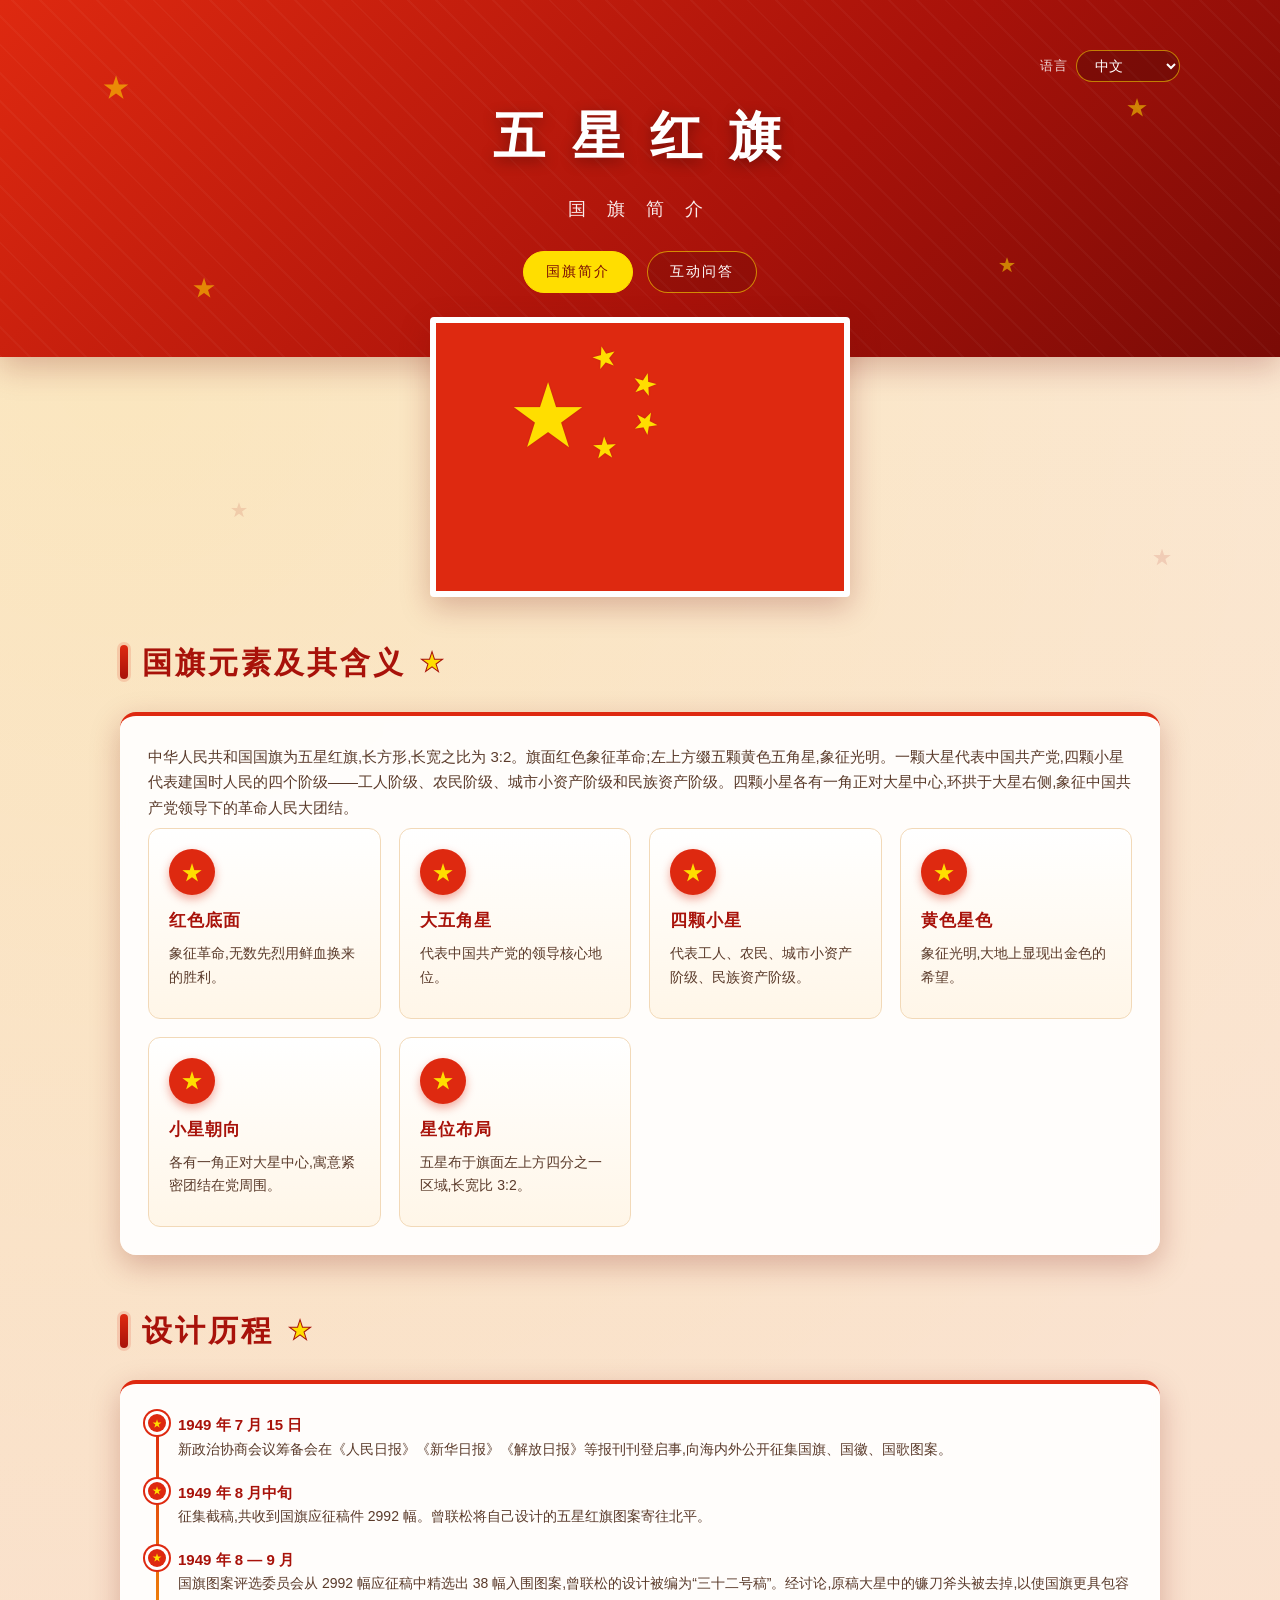
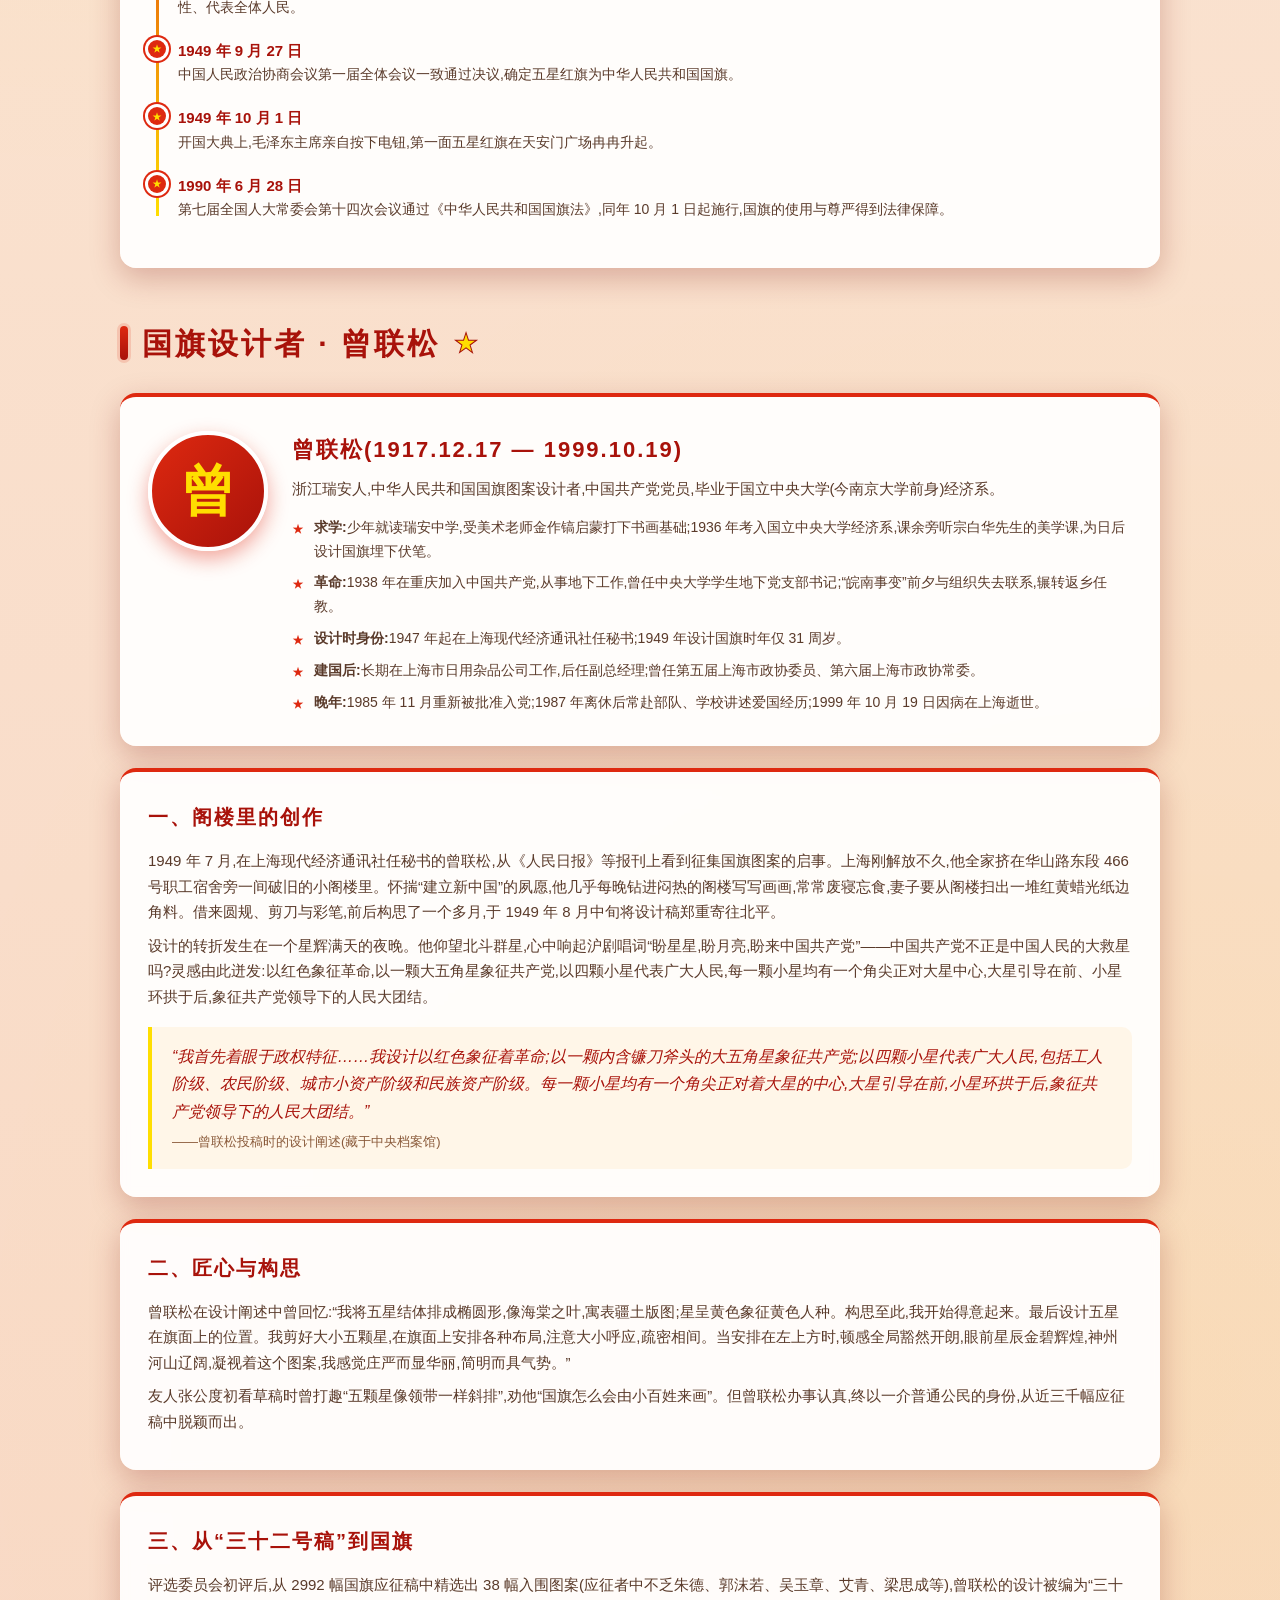
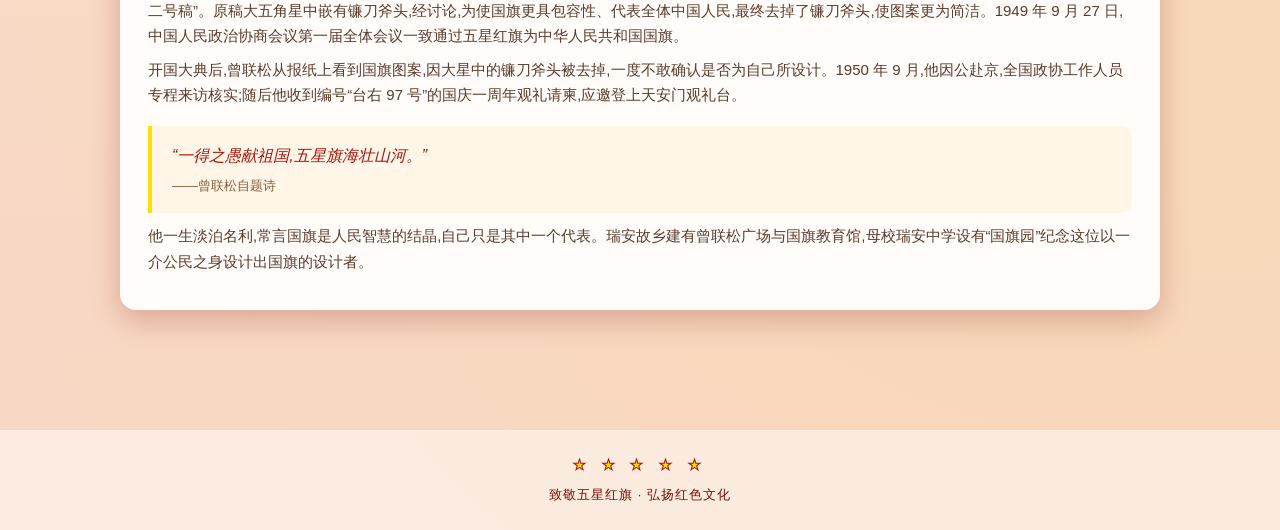
<file: index.html>
<!DOCTYPE html>
<html lang="zh-CN">
<head>
<meta charset="UTF-8">
<meta name="viewport" content="width=device-width, initial-scale=1.0">
<title>五星红旗 · 国旗简介</title>
<link rel="stylesheet" href="common.css">
</head>
<body data-page="index">

<div class="bg-stars" aria-hidden="true">
  <span style="left:5%;top:15%">★</span>
  <span style="left:18%;top:55%;font-size:18px">★</span>
  <span style="left:80%;top:20%;font-size:30px">★</span>
  <span style="left:90%;top:60%;font-size:20px">★</span>
  <span style="left:50%;top:85%;font-size:16px">★</span>
  <span style="left:35%;top:30%;font-size:22px">★</span>
</div>

<header class="site-header">
  <div class="lang-bar">
    <label for="langSelect" data-i18n="lang_label">语言</label>
    <select id="langSelect" class="lang-select" aria-label="Language / 语言">
      <option value="zh">中文</option>
      <option value="en">English</option>
      <option value="fr">Français</option>
      <option value="ru">Русский</option>
      <option value="es">Español</option>
      <option value="ar">العربية</option>
    </select>
  </div>
  <span class="deco-star" style="left:8%;top:18%;font-size:28px">★</span>
  <span class="deco-star" style="left:88%;top:25%;font-size:22px;animation-delay:1s">★</span>
  <span class="deco-star" style="left:78%;top:70%;font-size:18px;animation-delay:2s">★</span>
  <span class="deco-star" style="left:15%;top:75%;font-size:24px;animation-delay:1.5s">★</span>
  <h1 data-i18n="header_title">五 星 红 旗</h1>
  <p class="sub" data-i18n="header_sub_index">国 旗 简 介</p>
  <nav class="nav">
    <a href="index.html" class="active" data-i18n="nav_index">国旗简介</a>
    <a href="quiz.html" data-i18n="nav_quiz">互动问答</a>
  </nav>
</header>

<div class="flag-wrap">
  <div class="flag" aria-label="五星红旗">
    <div class="big-star">★</div>
    <div class="sm-star s1">★</div>
    <div class="sm-star s2">★</div>
    <div class="sm-star s3">★</div>
    <div class="sm-star s4">★</div>
  </div>
</div>

<main>

  <!-- 元素含义 -->
  <section id="elements">
    <div class="section-title">
      <span class="bar"></span>
      <h2 data-i18n="sec_elements">国旗元素及其含义</h2>
      <span class="star">★</span>
    </div>
    <div class="card">
      <p data-i18n="elements_intro">
        中华人民共和国国旗为五星红旗,长方形,长宽之比为 3:2。旗面红色象征革命;
        左上方缀五颗黄色五角星,象征光明。一颗大星代表中国共产党,四颗小星代表建国时
        人民的四个阶级——工人阶级、农民阶级、城市小资产阶级和民族资产阶级。
        四颗小星各有一角正对大星中心,环拱于大星右侧,象征中国共产党领导下的革命人民大团结。
      </p>
      <div class="grid">
        <div class="item">
          <div class="icon">★</div>
          <h3 data-i18n="e1t">红色底面</h3>
          <p data-i18n="e1d">象征革命,无数先烈用鲜血换来的胜利。</p>
        </div>
        <div class="item">
          <div class="icon">★</div>
          <h3 data-i18n="e2t">大五角星</h3>
          <p data-i18n="e2d">代表中国共产党的领导核心地位。</p>
        </div>
        <div class="item">
          <div class="icon">★</div>
          <h3 data-i18n="e3t">四颗小星</h3>
          <p data-i18n="e3d">代表工人、农民、城市小资产阶级、民族资产阶级。</p>
        </div>
        <div class="item">
          <div class="icon">★</div>
          <h3 data-i18n="e4t">黄色星色</h3>
          <p data-i18n="e4d">象征光明,大地上显现出金色的希望。</p>
        </div>
        <div class="item">
          <div class="icon">★</div>
          <h3 data-i18n="e5t">小星朝向</h3>
          <p data-i18n="e5d">各有一角正对大星中心,寓意紧密团结在党周围。</p>
        </div>
        <div class="item">
          <div class="icon">★</div>
          <h3 data-i18n="e6t">星位布局</h3>
          <p data-i18n="e6d">五星布于旗面左上方四分之一区域,长宽比 3:2。</p>
        </div>
      </div>
    </div>
  </section>

  <!-- 设计历程 -->
  <section id="history">
    <div class="section-title">
      <span class="bar"></span>
      <h2 data-i18n="sec_history">设计历程</h2>
      <span class="star">★</span>
    </div>
    <div class="card">
      <div class="timeline">
        <div class="tl-item">
          <div class="date" data-i18n="tl1_date">1949 年 7 月 15 日</div>
          <div class="desc" data-i18n="tl1_desc">新政治协商会议筹备会在《人民日报》《新华日报》《解放日报》等报刊刊登启事,向海内外公开征集国旗、国徽、国歌图案。</div>
        </div>
        <div class="tl-item">
          <div class="date" data-i18n="tl2_date">1949 年 8 月中旬</div>
          <div class="desc" data-i18n="tl2_desc">征集截稿,共收到国旗应征稿件 2992 幅。曾联松将自己设计的五星红旗图案寄往北平。</div>
        </div>
        <div class="tl-item">
          <div class="date" data-i18n="tl3_date">1949 年 8 — 9 月</div>
          <div class="desc" data-i18n="tl3_desc">国旗图案评选委员会从 2992 幅应征稿中精选出 38 幅入围图案,曾联松的设计被编为"三十二号稿"。经讨论,原稿大星中的镰刀斧头被去掉,以使国旗更具包容性、代表全体人民。</div>
        </div>
        <div class="tl-item">
          <div class="date" data-i18n="tl4_date">1949 年 9 月 27 日</div>
          <div class="desc" data-i18n="tl4_desc">中国人民政治协商会议第一届全体会议一致通过决议,确定五星红旗为中华人民共和国国旗。</div>
        </div>
        <div class="tl-item">
          <div class="date" data-i18n="tl5_date">1949 年 10 月 1 日</div>
          <div class="desc" data-i18n="tl5_desc">开国大典上,毛泽东主席亲自按下电钮,第一面五星红旗在天安门广场冉冉升起。</div>
        </div>
        <div class="tl-item">
          <div class="date" data-i18n="tl6_date">1990 年 6 月 28 日</div>
          <div class="desc" data-i18n="tl6_desc">第七届全国人大常委会第十四次会议通过《中华人民共和国国旗法》,同年 10 月 1 日起施行,国旗的使用与尊严得到法律保障。</div>
        </div>
      </div>
    </div>
  </section>

  <!-- 设计者(扩充) -->
  <section id="designer">
    <div class="section-title">
      <span class="bar"></span>
      <h2 data-i18n="sec_designer">国旗设计者 · 曾联松</h2>
      <span class="star">★</span>
    </div>

    <div class="card">
      <div class="designer">
        <div class="avatar">曾</div>
        <div class="info">
          <h3 data-i18n="designer_name">曾联松(1917.12.17 — 1999.10.19)</h3>
          <p data-i18n="designer_intro">浙江瑞安人,中华人民共和国国旗图案设计者,中国共产党党员,毕业于国立中央大学(今南京大学前身)经济系。</p>
          <ul class="bio-list">
            <li data-i18n="bio1"><b>求学:</b>少年就读瑞安中学,受美术老师金作镐启蒙打下书画基础;1936 年考入国立中央大学经济系,课余旁听宗白华先生的美学课,为日后设计国旗埋下伏笔。</li>
            <li data-i18n="bio2"><b>革命:</b>1938 年在重庆加入中国共产党,从事地下工作,曾任中央大学学生地下党支部书记;"皖南事变"前夕与组织失去联系,辗转返乡任教。</li>
            <li data-i18n="bio3"><b>设计时身份:</b>1947 年起在上海现代经济通讯社任秘书;1949 年设计国旗时年仅 31 周岁。</li>
            <li data-i18n="bio4"><b>建国后:</b>长期在上海市日用杂品公司工作,后任副总经理;曾任第五届上海市政协委员、第六届上海市政协常委。</li>
            <li data-i18n="bio5"><b>晚年:</b>1985 年 11 月重新被批准入党;1987 年离休后常赴部队、学校讲述爱国经历;1999 年 10 月 19 日因病在上海逝世。</li>
          </ul>
        </div>
      </div>
    </div>

    <!-- 阁楼创作故事 -->
    <div class="card">
      <h3 data-i18n="story1_title">一、阁楼里的创作</h3>
      <p data-i18n="story1_p1">
        1949 年 7 月,在上海现代经济通讯社任秘书的曾联松,从《人民日报》等报刊上看到征集国旗图案的启事。
        上海刚解放不久,他全家挤在华山路东段 466 号职工宿舍旁一间破旧的小阁楼里。怀揣"建立新中国"的夙愿,
        他几乎每晚钻进闷热的阁楼写写画画,常常废寝忘食,妻子要从阁楼扫出一堆红黄蜡光纸边角料。借来圆规、
        剪刀与彩笔,前后构思了一个多月,于 1949 年 8 月中旬将设计稿郑重寄往北平。
      </p>
      <p data-i18n="story1_p2">
        设计的转折发生在一个星辉满天的夜晚。他仰望北斗群星,心中响起沪剧唱词"盼星星,盼月亮,盼来中国共产党"——
        中国共产党不正是中国人民的大救星吗?灵感由此迸发:以红色象征革命,以一颗大五角星象征共产党,
        以四颗小星代表广大人民,每一颗小星均有一个角尖正对大星中心,大星引导在前、小星环拱于后,
        象征共产党领导下的人民大团结。
      </p>
      <div class="quote">
        <span data-i18n="story1_quote">"我首先着眼于政权特征……我设计以红色象征着革命;以一颗内含镰刀斧头的大五角星象征共产党;以四颗小星代表广大人民,包括工人阶级、农民阶级、城市小资产阶级和民族资产阶级。每一颗小星均有一个角尖正对着大星的中心,大星引导在前,小星环拱于后,象征共产党领导下的人民大团结。"</span>
        <span class="from" data-i18n="story1_from">——曾联松投稿时的设计阐述(藏于中央档案馆)</span>
      </div>
    </div>

    <!-- 设计构思 -->
    <div class="card">
      <h3 data-i18n="story2_title">二、匠心与构思</h3>
      <p data-i18n="story2_p1">
        曾联松在设计阐述中曾回忆:"我将五星结体排成椭圆形,像海棠之叶,寓表疆土版图;星呈黄色象征黄色人种。
        构思至此,我开始得意起来。最后设计五星在旗面上的位置。我剪好大小五颗星,在旗面上安排各种布局,
        注意大小呼应,疏密相间。当安排在左上方时,顿感全局豁然开朗,眼前星辰金碧辉煌,神州河山辽阔,
        凝视着这个图案,我感觉庄严而显华丽,简明而具气势。"
      </p>
      <p data-i18n="story2_p2">
        友人张公度初看草稿时曾打趣"五颗星像领带一样斜排",劝他"国旗怎么会由小百姓来画"。但曾联松办事认真,
        终以一介普通公民的身份,从近三千幅应征稿中脱颖而出。
      </p>
    </div>

    <!-- 选中经过 -->
    <div class="card">
      <h3 data-i18n="story3_title">三、从"三十二号稿"到国旗</h3>
      <p data-i18n="story3_p1">
        评选委员会初评后,从 2992 幅国旗应征稿中精选出 38 幅入围图案(应征者中不乏朱德、郭沫若、吴玉章、
        艾青、梁思成等),曾联松的设计被编为"三十二号稿"。原稿大五角星中嵌有镰刀斧头,经讨论,
        为使国旗更具包容性、代表全体中国人民,最终去掉了镰刀斧头,使图案更为简洁。1949 年 9 月 27 日,
        中国人民政治协商会议第一届全体会议一致通过五星红旗为中华人民共和国国旗。
      </p>
      <p data-i18n="story3_p2">
        开国大典后,曾联松从报纸上看到国旗图案,因大星中的镰刀斧头被去掉,一度不敢确认是否为自己所设计。
        1950 年 9 月,他因公赴京,全国政协工作人员专程来访核实;随后他收到编号"台右 97 号"的国庆一周年观礼请柬,
        应邀登上天安门观礼台。
      </p>
      <div class="quote">
        <span data-i18n="story3_quote">"一得之愚献祖国,五星旗海壮山河。"</span>
        <span class="from" data-i18n="story3_from">——曾联松自题诗</span>
      </div>
      <p style="margin-top:10px" data-i18n="story3_p3">
        他一生淡泊名利,常言国旗是人民智慧的结晶,自己只是其中一个代表。瑞安故乡建有曾联松广场与国旗教育馆,
        母校瑞安中学设有"国旗园"纪念这位以一介公民之身设计出国旗的设计者。
      </p>
    </div>
  </section>

</main>

<footer>
  <div class="star-divider">★ ★ ★ ★ ★</div>
  <p data-i18n="footer_text">致敬五星红旗 · 弘扬红色文化</p>
</footer>

<script src="i18n.js"></script>

</body>
</html>
</file>
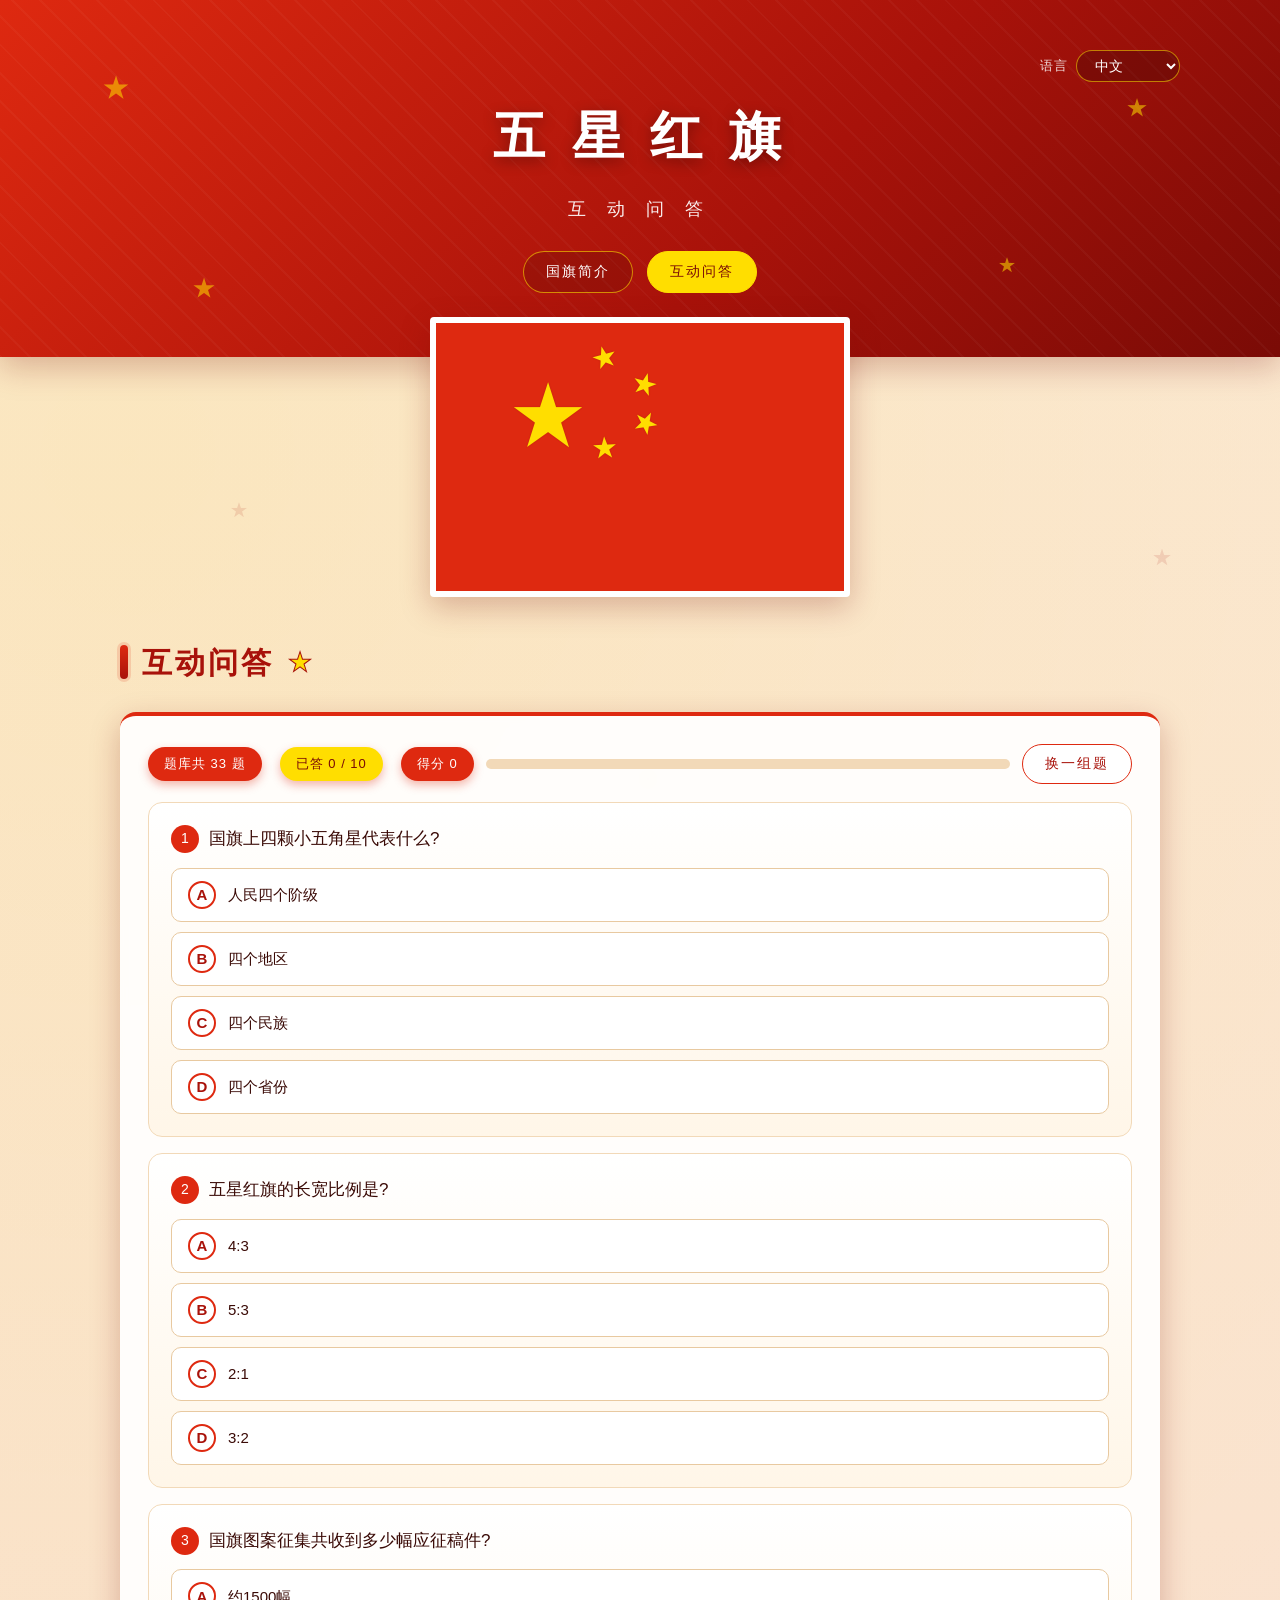
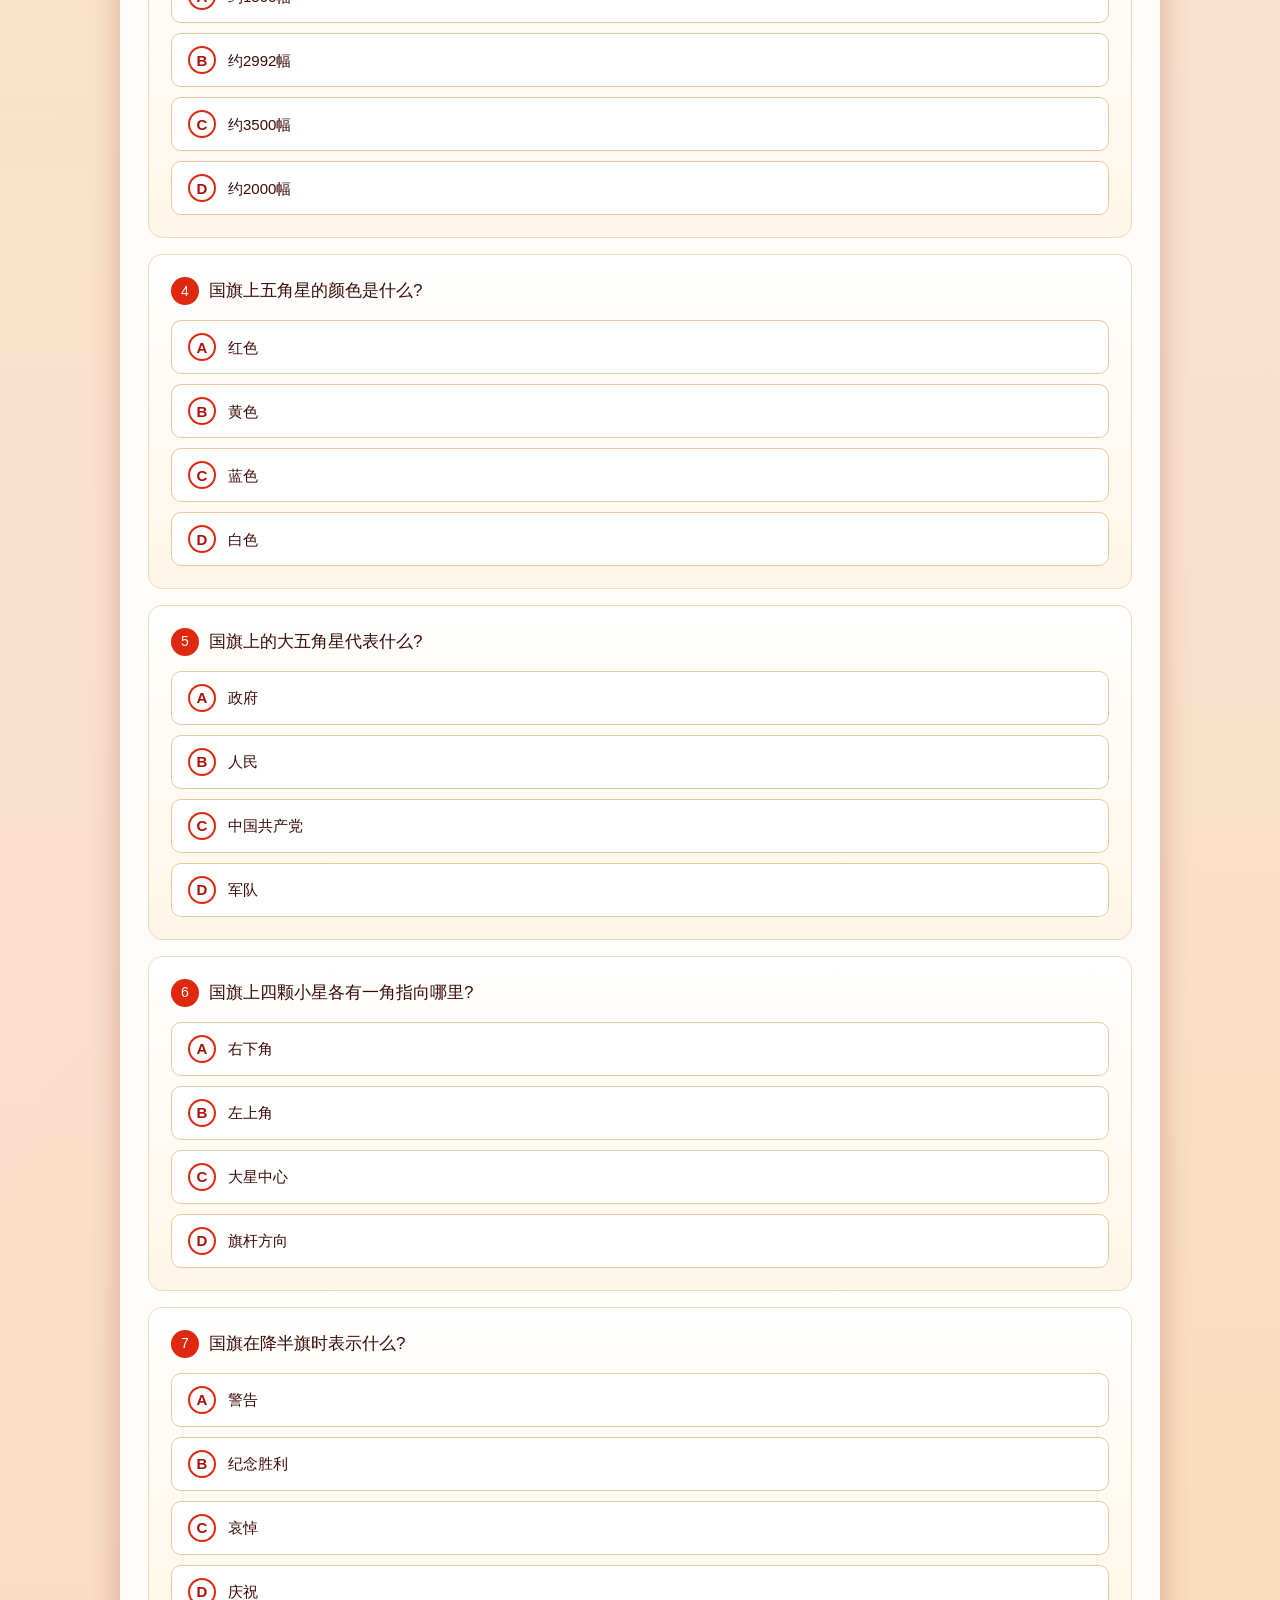
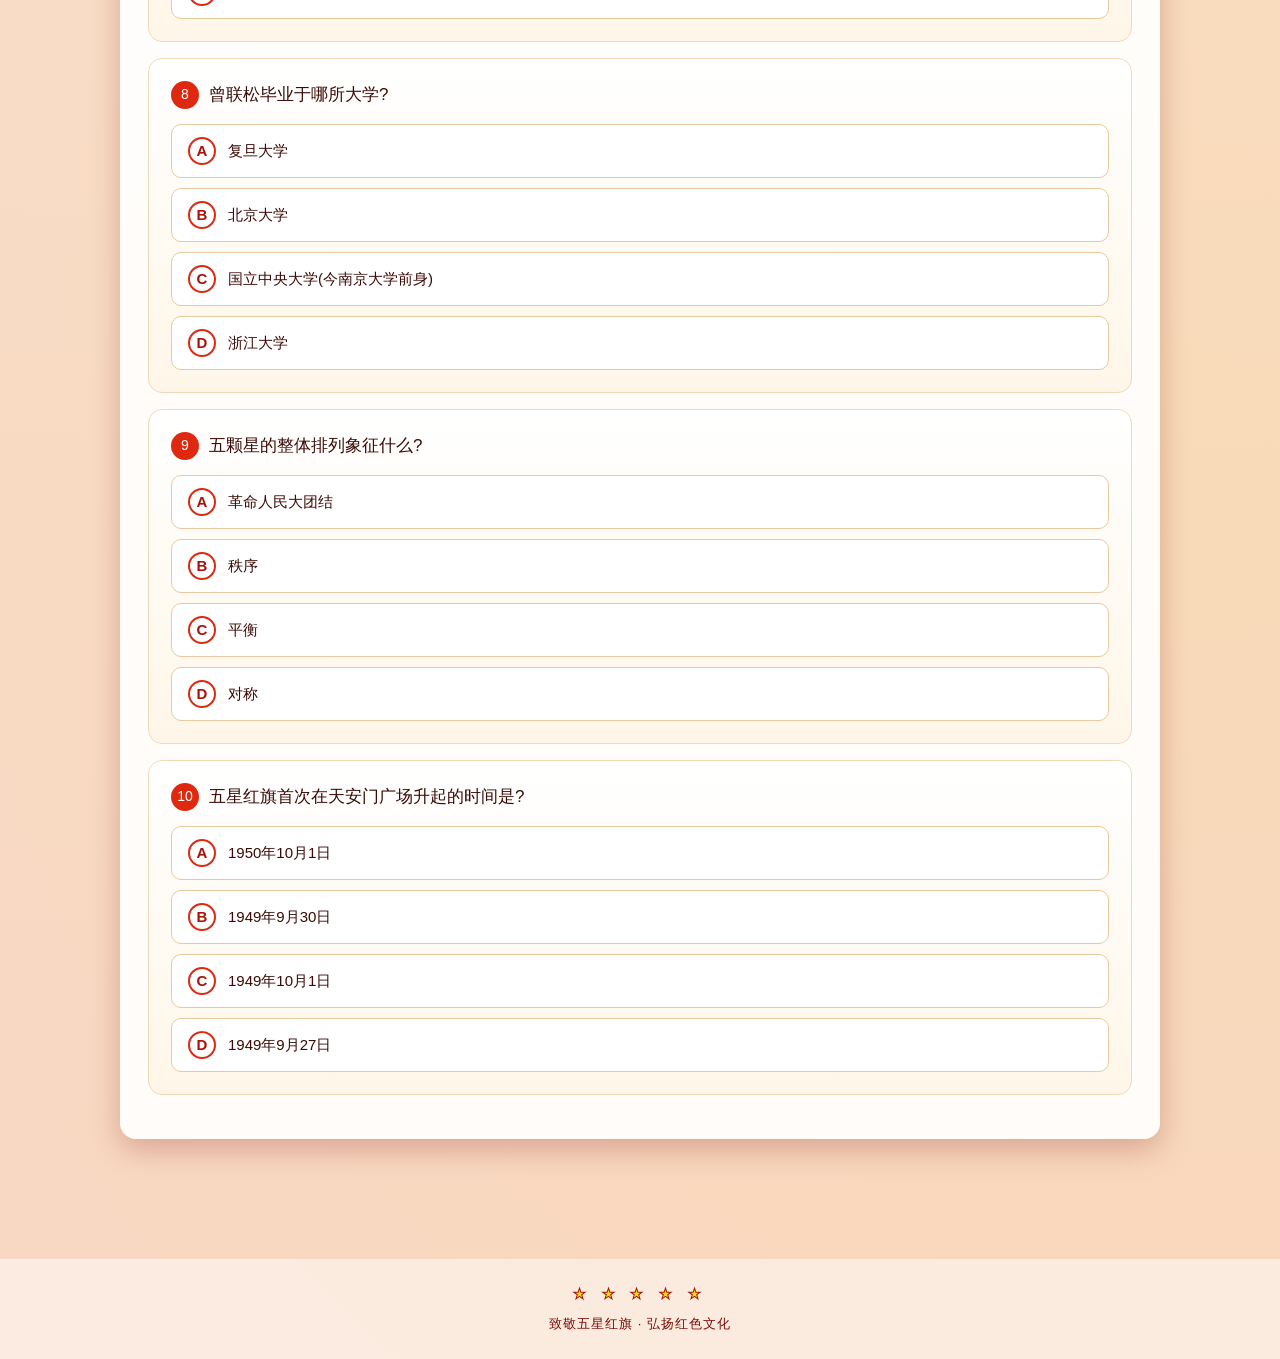
<file: quiz.html>
<!DOCTYPE html>
<html lang="zh-CN">
<head>
<meta charset="UTF-8">
<meta name="viewport" content="width=device-width, initial-scale=1.0">
<title>五星红旗 · 互动问答</title>
<link rel="stylesheet" href="common.css">
</head>
<body data-page="quiz">

<div class="bg-stars" aria-hidden="true">
  <span style="left:5%;top:15%">★</span>
  <span style="left:18%;top:55%;font-size:18px">★</span>
  <span style="left:80%;top:20%;font-size:30px">★</span>
  <span style="left:90%;top:60%;font-size:20px">★</span>
  <span style="left:50%;top:85%;font-size:16px">★</span>
  <span style="left:35%;top:30%;font-size:22px">★</span>
</div>

<header class="site-header">
  <div class="lang-bar">
    <label for="langSelect" data-i18n="lang_label">语言</label>
    <select id="langSelect" class="lang-select" aria-label="Language / 语言">
      <option value="zh">中文</option>
      <option value="en">English</option>
      <option value="fr">Français</option>
      <option value="ru">Русский</option>
      <option value="es">Español</option>
      <option value="ar">العربية</option>
    </select>
  </div>
  <span class="deco-star" style="left:8%;top:18%;font-size:28px">★</span>
  <span class="deco-star" style="left:88%;top:25%;font-size:22px;animation-delay:1s">★</span>
  <span class="deco-star" style="left:78%;top:70%;font-size:18px;animation-delay:2s">★</span>
  <span class="deco-star" style="left:15%;top:75%;font-size:24px;animation-delay:1.5s">★</span>
  <h1 data-i18n="header_title">五 星 红 旗</h1>
  <p class="sub" data-i18n="header_sub_quiz">互 动 问 答</p>
  <nav class="nav">
    <a href="index.html" data-i18n="nav_index">国旗简介</a>
    <a href="quiz.html" class="active" data-i18n="nav_quiz">互动问答</a>
  </nav>
</header>

<div class="flag-wrap">
  <div class="flag" aria-label="五星红旗">
    <div class="big-star">★</div>
    <div class="sm-star s1">★</div>
    <div class="sm-star s2">★</div>
    <div class="sm-star s3">★</div>
    <div class="sm-star s4">★</div>
  </div>
</div>

<main>
  <section id="quiz">
    <div class="section-title">
      <span class="bar"></span>
      <h2 data-i18n="quiz_sec_title">互动问答</h2>
      <span class="star">★</span>
    </div>

    <div class="card">
      <div class="quiz-head">
        <div class="meta">
          <span class="badge" id="badgeBank">题库共 0 题</span>
          <span class="badge gold" id="badgeProgress">已答 0 / 10</span>
          <span class="badge" id="badgeScore">得分 0</span>
        </div>
        <div class="progress"><i id="progressBar"></i></div>
        <button class="btn btn-ghost" id="refreshBtn" data-i18n="btn_refresh">换一组题</button>
      </div>

      <div id="quizArea"></div>

      <div class="quiz-result" id="resultBox">
        <div style="font-size:22px;letter-spacing:3px" data-i18n="result_title">本次答题完成</div>
        <div class="score-big" id="finalScore">0 / 10</div>
        <div class="score-tip" id="resultTip">继续加油,五星红旗永远飘扬!</div>
        <div class="actions">
          <button class="btn btn-ghost" id="againBtn" data-i18n="btn_again">再答一组</button>
          <a class="btn btn-ghost" href="index.html" data-i18n="btn_back">回看简介</a>
        </div>
      </div>
    </div>
  </section>
</main>

<footer>
  <div class="star-divider">★ ★ ★ ★ ★</div>
  <p data-i18n="footer_text">致敬五星红旗 · 弘扬红色文化</p>
</footer>

<script src="i18n.js"></script>
<script>
/* ============== 问答逻辑(题库随语言切换) ============== */
const QUIZ_SIZE = 10;
let currentQuiz = [];
let userScore = 0;
let answeredCount = 0;

const quizArea     = document.getElementById('quizArea');
const resultBox    = document.getElementById('resultBox');
const badgeBank    = document.getElementById('badgeBank');
const badgeProgress= document.getElementById('badgeProgress');
const badgeScore   = document.getElementById('badgeScore');
const progressBar  = document.getElementById('progressBar');
const finalScore   = document.getElementById('finalScore');
const resultTip    = document.getElementById('resultTip');

/* 当前语言的题库 */
function bank(){ return I18N[currentLang].questions; }

/* 刷新统计徽章 */
function refreshBadges(){
  badgeBank.textContent     = fmt('badge_bank',     {n: bank().length});
  badgeProgress.textContent = fmt('badge_progress', {a: answeredCount, t: QUIZ_SIZE});
  badgeScore.textContent    = fmt('badge_score',    {s: userScore});
}

/* 从题库随机抽取 N 题 */
function pickQuestions(n){
  const arr = [...bank()];
  for(let i=arr.length-1;i>0;i--){
    const j = Math.floor(Math.random()*(i+1));
    [arr[i],arr[j]] = [arr[j],arr[i]];
  }
  return arr.slice(0,n).map(q => ({...q, shuffled: shuffleOptions(q)}));
}

/* 打乱选项顺序,并记录正确答案新位置 */
function shuffleOptions(q){
  const idx = q.o.map((_,i)=>i);
  for(let i=idx.length-1;i>0;i--){
    const j = Math.floor(Math.random()*(i+1));
    [idx[i],idx[j]] = [idx[j],idx[i]];
  }
  return {
    options: idx.map(i => q.o[i]),
    correctIndex: idx.indexOf(q.a)
  };
}

/* 渲染一组题 */
function renderQuiz(){
  currentQuiz = pickQuestions(QUIZ_SIZE);
  userScore = 0;
  answeredCount = 0;
  resultBox.classList.remove('show');
  quizArea.innerHTML = '';

  currentQuiz.forEach((item, qi) => {
    const card = document.createElement('div');
    card.className = 'question-card';
    card.innerHTML = `
      <div class="q-title">
        <span class="num">${qi+1}</span>
        <span>${item.q}</span>
      </div>
      <div class="options" data-qi="${qi}">
        ${item.shuffled.options.map((opt,oi)=>`
          <div class="option" data-oi="${oi}">
            <span class="tag">${String.fromCharCode(65+oi)}</span>
            <span>${opt}</span>
          </div>
        `).join('')}
      </div>
    `;
    quizArea.appendChild(card);
  });

  bindOptions();
  refreshBadges();
  progressBar.style.width = '0%';
}

/* 绑定选项点击 */
function bindOptions(){
  document.querySelectorAll('.options').forEach(group => {
    const qi = +group.dataset.qi;
    group.querySelectorAll('.option').forEach(opt => {
      opt.addEventListener('click', () => {
        if(group.classList.contains('locked')) return;
        group.classList.add('locked');
        const oi = +opt.dataset.oi;
        const correct = currentQuiz[qi].shuffled.correctIndex;
        group.querySelectorAll('.option').forEach((o,i) => {
          o.classList.add('disabled');
          if(i === correct) o.classList.add('correct');
          else if(i === oi) o.classList.add('wrong');
        });
        if(oi === correct){
          userScore++;
        }
        answeredCount++;
        refreshBadges();
        progressBar.style.width = (answeredCount / QUIZ_SIZE * 100) + '%';
        if(answeredCount === QUIZ_SIZE) showResult();
      });
    });
  });
}

function showResult(){
  finalScore.textContent = `${userScore} / ${QUIZ_SIZE}`;
  let tipKey;
  if(userScore === QUIZ_SIZE)      tipKey = 'tip_full';
  else if(userScore >= 8)          tipKey = 'tip_great';
  else if(userScore >= 6)          tipKey = 'tip_good';
  else if(userScore >= 4)          tipKey = 'tip_ok';
  else                             tipKey = 'tip_low';
  resultTip.textContent = t(tipKey);
  resultBox.classList.add('show');
  resultBox.scrollIntoView({behavior:'smooth',block:'center'});
}

document.getElementById('refreshBtn').addEventListener('click', () => {
  renderQuiz();
  document.getElementById('quiz').scrollIntoView({behavior:'smooth'});
});
document.getElementById('againBtn').addEventListener('click', () => {
  renderQuiz();
  document.getElementById('quiz').scrollIntoView({behavior:'smooth'});
});

/* 切换语言后,以新语言的题库重新出题 */
window.onI18nApplied = function(){
  renderQuiz();
};

/* 初始化 */
renderQuiz();
</script>

</body>
</html>
</file>
<file: common.css>
/* ===== 五星红旗主题 · 共享样式 ===== */
:root{
  --red:#DE2910;          /* 国旗红 */
  --red-deep:#A8120A;     /* 深红 */
  --red-dark:#7A0B06;     /* 暗红 */
  --gold:#FFDE00;         /* 国旗黄 */
  --gold-soft:#FFE873;
  --cream:#FFF7E6;
  --ink:#3A0A06;
  --shadow:0 10px 30px rgba(122,11,6,.25);
}
*{box-sizing:border-box;margin:0;padding:0}
html{scroll-behavior:smooth}
body{
  font-family:"PingFang SC","Microsoft YaHei","Hiragino Sans GB",sans-serif;
  color:var(--ink);
  background:
    radial-gradient(circle at 10% 10%, rgba(255,222,0,.10), transparent 40%),
    radial-gradient(circle at 90% 80%, rgba(255,222,0,.08), transparent 40%),
    linear-gradient(180deg,#FBE9D6 0%, #F8D7C4 100%);
  line-height:1.7;
  overflow-x:hidden;
}

/* 背景装饰星星 */
.bg-stars{position:fixed;inset:0;z-index:0;pointer-events:none;opacity:.12}
.bg-stars span{position:absolute;color:var(--red-deep);font-size:24px;animation:twinkle 4s infinite ease-in-out}
@keyframes twinkle{0%,100%{opacity:.2;transform:scale(.8)}50%{opacity:1;transform:scale(1.1)}}

/* 顶部横幅 */
header.site-header{
  position:relative;
  background:linear-gradient(135deg,var(--red) 0%, var(--red-deep) 60%, var(--red-dark) 100%);
  color:#fff;
  padding:50px 20px 64px;
  text-align:center;
  overflow:hidden;
  box-shadow:var(--shadow);
}
header.site-header::before{
  content:"";position:absolute;inset:0;
  background:repeating-linear-gradient(45deg,rgba(255,255,255,.03) 0 2px,transparent 2px 20px);
}
header.site-header .deco-star{position:absolute;color:var(--gold);opacity:.55;animation:float 6s ease-in-out infinite}
@keyframes float{0%,100%{transform:translateY(0) rotate(0)}50%{transform:translateY(-12px) rotate(8deg)}}
header.site-header h1{
  font-size:clamp(28px,5vw,52px);
  letter-spacing:6px;
  text-shadow:0 4px 14px rgba(0,0,0,.35);
  margin-bottom:14px;
  position:relative;z-index:2;
}
header.site-header .sub{
  font-size:clamp(14px,2vw,18px);
  letter-spacing:8px;
  opacity:.92;
  position:relative;z-index:2;
}
header.site-header .nav{
  margin-top:26px;
  display:flex;gap:14px;justify-content:center;flex-wrap:wrap;
  position:relative;z-index:2;
}
header.site-header .nav a{
  color:#fff;text-decoration:none;
  border:1px solid rgba(255,222,0,.6);
  background:rgba(0,0,0,.12);
  padding:8px 22px;border-radius:30px;
  font-size:14px;letter-spacing:2px;
  transition:all .25s;
}
header.site-header .nav a:hover{background:var(--gold);color:var(--red-dark);border-color:var(--gold)}
header.site-header .nav a.active{background:var(--gold);color:var(--red-dark);border-color:var(--gold)}

/* CSS 绘制的五星红旗 */
.flag-wrap{display:flex;justify-content:center;margin:-40px auto 0;position:relative;z-index:3}
.flag{
  width:min(420px,80vw);aspect-ratio:3/2;
  background:var(--red);position:relative;
  border:6px solid #fff;box-shadow:var(--shadow);border-radius:4px;overflow:hidden;
  transform-origin:left center;animation:wave 5s ease-in-out infinite;
}
@keyframes wave{0%,100%{transform:rotate(0) skewY(0)}50%{transform:rotate(-1deg) skewY(-.6deg)}}
.flag .big-star{position:absolute;left:18%;top:20%;color:var(--gold);font-size:78px;line-height:1;text-shadow:0 0 2px rgba(0,0,0,.15)}
.flag .sm-star{position:absolute;color:var(--gold);font-size:26px;line-height:1;text-shadow:0 0 2px rgba(0,0,0,.15)}
.flag .s1{left:38%;top:8%;transform:rotate(-15deg)}
.flag .s2{left:48%;top:18%;transform:rotate(15deg)}
.flag .s3{left:48%;top:32%;transform:rotate(-45deg)}
.flag .s4{left:38%;top:42%;transform:rotate(-75deg)}

/* 主体容器 */
main{max-width:1080px;margin:0 auto;padding:40px 20px 70px;position:relative;z-index:1}
section{margin-bottom:50px;scroll-margin-top:20px}
.section-title{display:flex;align-items:center;gap:14px;margin-bottom:24px;color:var(--red-deep)}
.section-title .bar{width:8px;height:34px;background:linear-gradient(var(--red),var(--red-deep));border-radius:4px;box-shadow:0 0 0 3px rgba(222,41,16,.15)}
.section-title h2{font-size:clamp(22px,3.5vw,30px);letter-spacing:3px}
.section-title .star{color:var(--gold);font-size:24px;-webkit-text-stroke:1px var(--red-deep)}

/* 卡片 */
.card{
  background:rgba(255,255,255,.92);
  border-radius:16px;padding:28px;
  box-shadow:var(--shadow);
  border-top:4px solid var(--red);
  backdrop-filter:blur(4px);
}
.card + .card{margin-top:22px}
.card h3{color:var(--red-deep);font-size:20px;margin-bottom:14px;letter-spacing:2px}
.card p{color:#5a3a2a;font-size:15px;margin-bottom:8px}

/* 元素含义网格 */
.grid{display:grid;grid-template-columns:repeat(auto-fit,minmax(220px,1fr));gap:18px;margin-top:8px}
.item{
  background:linear-gradient(180deg,#fff,#FFF6E8);
  border:1px solid #F2D9B8;border-radius:12px;padding:20px;
  transition:transform .25s,box-shadow .25s;
}
.item:hover{transform:translateY(-4px);box-shadow:0 12px 24px rgba(122,11,6,.18)}
.item .icon{
  width:46px;height:46px;border-radius:50%;
  display:flex;align-items:center;justify-content:center;
  background:var(--red);color:var(--gold);font-size:22px;margin-bottom:12px;
  box-shadow:0 4px 10px rgba(222,41,16,.4);
}
.item h3{color:var(--red-deep);font-size:17px;margin-bottom:6px;letter-spacing:1px}
.item p{font-size:14px;color:#5a3a2a}

/* 时间线 */
.timeline{position:relative;padding-left:30px}
.timeline::before{content:"";position:absolute;left:8px;top:6px;bottom:6px;width:3px;background:linear-gradient(var(--red),var(--gold))}
.tl-item{position:relative;margin-bottom:18px}
.tl-item::before{
  content:"★";position:absolute;left:-30px;top:2px;width:18px;height:18px;color:var(--gold);
  background:var(--red);border-radius:50%;display:flex;align-items:center;justify-content:center;font-size:10px;
  box-shadow:0 0 0 3px #fff,0 0 0 5px var(--red);
}
.tl-item .date{color:var(--red-deep);font-weight:700;font-size:15px}
.tl-item .desc{font-size:14px;color:#5a3a2a}

/* 设计者 */
.designer{display:flex;gap:24px;flex-wrap:wrap;align-items:flex-start;margin-top:6px}
.designer .avatar{
  width:120px;height:120px;border-radius:50%;
  background:linear-gradient(135deg,var(--red),var(--red-deep));
  color:var(--gold);display:flex;align-items:center;justify-content:center;
  font-size:54px;font-weight:700;flex-shrink:0;
  box-shadow:0 8px 20px rgba(222,41,16,.4);border:4px solid #fff;
}
.designer .info{flex:1;min-width:260px}
.designer .info h3{font-size:22px;margin-bottom:8px;letter-spacing:2px}
.bio-list{list-style:none;margin-top:10px}
.bio-list li{font-size:14px;color:#5a3a2a;padding:4px 0 4px 22px;position:relative}
.bio-list li::before{content:"★";position:absolute;left:0;color:var(--red);font-size:12px;top:7px}

.quote{
  margin-top:18px;padding:16px 20px;border-left:4px solid var(--gold);
  background:#FFF6E8;border-radius:0 10px 10px 0;font-style:italic;color:var(--red-deep);
}
.quote .from{display:block;margin-top:6px;font-size:13px;color:#8a5a3a;font-style:normal}

/* 问答相关 */
.quiz-head{display:flex;justify-content:space-between;align-items:center;flex-wrap:wrap;gap:12px;margin-bottom:18px}
.quiz-head .meta{display:flex;gap:18px;flex-wrap:wrap;align-items:center}
.quiz-head .badge{
  background:var(--red);color:#fff;padding:6px 16px;border-radius:20px;
  font-size:13px;letter-spacing:1px;box-shadow:0 4px 10px rgba(222,41,16,.35);
}
.quiz-head .badge.gold{background:var(--gold);color:var(--red-dark)}
.quiz-head .progress{flex:1;min-width:160px;height:10px;background:#F2D9B8;border-radius:6px;overflow:hidden}
.quiz-head .progress > i{display:block;height:100%;width:0;background:linear-gradient(90deg,var(--red),var(--gold));transition:width .4s}
.btn{cursor:pointer;border:none;outline:none;font-family:inherit;padding:10px 22px;border-radius:24px;font-size:14px;letter-spacing:2px;transition:all .25s;text-decoration:none;display:inline-block}
.btn-primary{background:var(--red);color:#fff;box-shadow:0 6px 14px rgba(222,41,16,.4)}
.btn-primary:hover{background:var(--red-deep);transform:translateY(-2px)}
.btn-ghost{background:#fff;color:var(--red-deep);border:1px solid var(--red)}
.btn-ghost:hover{background:var(--red);color:#fff}

.question-card{
  background:linear-gradient(180deg,#fff,#FFF6E8);
  border:1px solid #F2D9B8;border-radius:14px;padding:22px;margin-bottom:16px;animation:fadeIn .4s ease;
}
@keyframes fadeIn{from{opacity:0;transform:translateY(10px)}to{opacity:1;transform:translateY(0)}}
.question-card .q-title{font-size:17px;color:var(--ink);margin-bottom:14px;display:flex;gap:10px}
.question-card .q-title .num{
  color:#fff;background:var(--red);border-radius:50%;width:28px;height:28px;flex-shrink:0;
  display:flex;align-items:center;justify-content:center;font-size:14px;
}
.options{display:grid;gap:10px}
.option{
  display:flex;align-items:center;gap:12px;padding:12px 16px;
  border:1px solid #E8C9A0;border-radius:10px;cursor:pointer;transition:all .2s;background:#fff;font-size:15px;
}
.option:hover{border-color:var(--red);background:#FFF6E8}
.option .tag{width:28px;height:28px;border-radius:50%;border:2px solid var(--red);color:var(--red-deep);display:flex;align-items:center;justify-content:center;font-weight:700;flex-shrink:0}
.option.correct{background:#E6F9E6;border-color:#34A853;color:#1B5E20}
.option.correct .tag{background:#34A853;border-color:#34A853;color:#fff}
.option.wrong{background:#FDECEA;border-color:#EA4335;color:#B71C1C}
.option.wrong .tag{background:#EA4335;border-color:#EA4335;color:#fff}
.option.disabled{cursor:not-allowed;opacity:.85}
.option.disabled:hover{border-color:#E8C9A0;background:#fff}

.quiz-result{
  text-align:center;padding:30px;
  background:linear-gradient(135deg,var(--red),var(--red-deep));
  color:#fff;border-radius:14px;display:none;animation:fadeIn .4s;
}
.quiz-result.show{display:block}
.quiz-result .score-big{font-size:48px;font-weight:700;color:var(--gold);margin:10px 0;text-shadow:0 2px 8px rgba(0,0,0,.3)}
.quiz-result .score-tip{opacity:.95;margin-bottom:18px}
.quiz-result .actions{display:flex;gap:12px;justify-content:center;flex-wrap:wrap;margin-top:8px}
.quiz-result .actions .btn-ghost{background:#fff}

footer{text-align:center;padding:24px 16px;color:var(--red-dark);font-size:13px;letter-spacing:1px;background:rgba(255,255,255,.5)}
footer .star-divider{color:var(--gold);-webkit-text-stroke:1px var(--red-deep);letter-spacing:6px;margin-bottom:8px}

@media (max-width:600px){
  header.site-header{padding:40px 16px 56px}
  main{padding:30px 14px 60px}
  .card{padding:20px}
  .designer{flex-direction:column;align-items:center;text-align:center}
  .designer .info{min-width:0}
  .bio-list li{text-align:left}
}

/* ===== 语言切换键 ===== */
.lang-bar{
  position:relative;z-index:5;
  display:flex;justify-content:flex-end;align-items:center;gap:8px;
  max-width:1080px;margin:0 auto 10px;
}
.lang-bar label{font-size:13px;opacity:.85;letter-spacing:1px}
.lang-select{
  background:rgba(0,0,0,.20);color:#fff;
  border:1px solid rgba(255,222,0,.55);border-radius:20px;
  padding:6px 14px;font-size:14px;cursor:pointer;font-family:inherit;outline:none;
  transition:background .25s,border-color .25s;
}
.lang-select:hover{background:rgba(0,0,0,.34);border-color:var(--gold)}
.lang-select option{color:var(--ink);background:#fff}

/* ===== 阿拉伯语等 RTL 语言适配 ===== */
[dir="rtl"] .lang-bar{justify-content:flex-start}
[dir="rtl"] .timeline{padding-left:0;padding-right:30px}
[dir="rtl"] .timeline::before{left:auto;right:8px}
[dir="rtl"] .tl-item::before{left:auto;right:-30px}
[dir="rtl"] .bio-list li{padding-left:0;padding-right:22px}
[dir="rtl"] .bio-list li::before{left:auto;right:0}
[dir="rtl"] .quote{border-left:none;border-right:4px solid var(--gold);border-radius:10px 0 0 10px}
</file>
